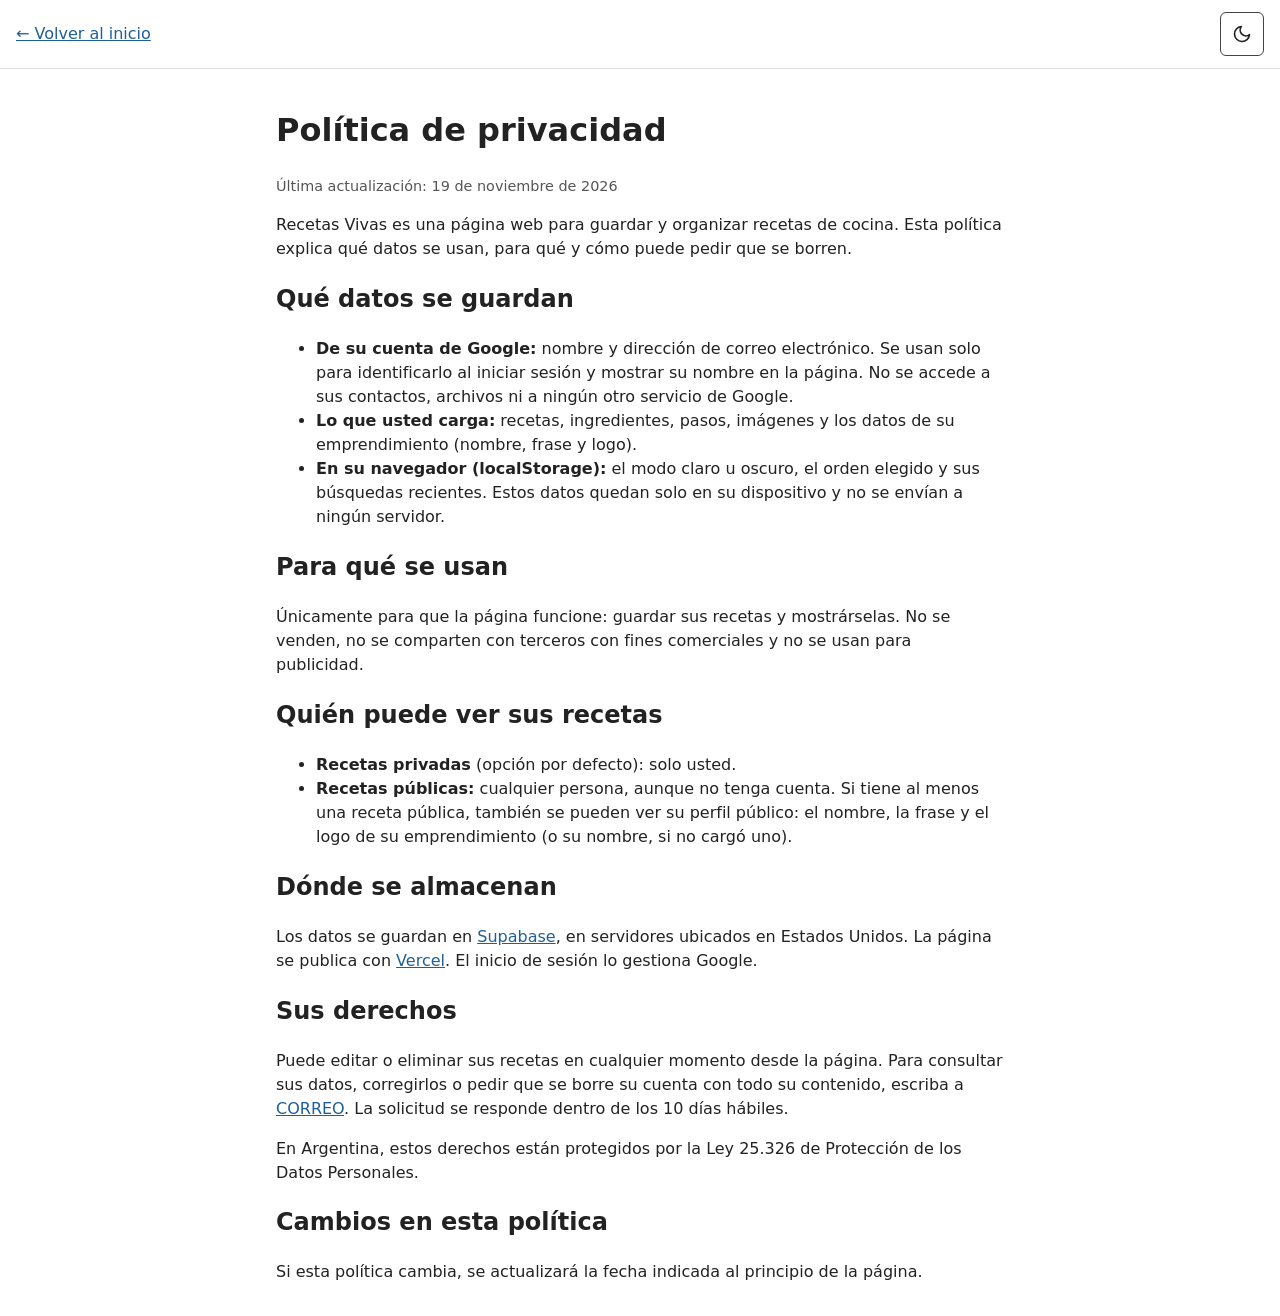
<file: privacidad.html>
<!DOCTYPE html>
<html lang="es">
<head>
  <meta charset="UTF-8">
  <meta name="viewport" content="width=device-width, initial-scale=1.0">
  <title>Recetas Vivas · Política de privacidad</title>
  <link rel="stylesheet" href="css/styles.css">

  <!-- solo el modo oscuro: esta pagina no necesita supabase -->
  <script src="js/preferencias.js" defer></script>
  <script src="js/tema.js" defer></script>
</head>
<body>
  <header>
    <a href="index.html">← Volver al inicio</a>
    <button id="btn-tema" class="boton-icono" type="button" aria-label="Modo oscuro" aria-pressed="false" title="Modo oscuro">
      <svg class="icono-luna" width="20" height="20" viewBox="0 0 24 24" fill="none" stroke="currentColor" stroke-width="2" stroke-linecap="round" stroke-linejoin="round" aria-hidden="true"><path d="M21 12.8A9 9 0 1 1 11.2 3a7 7 0 0 0 9.8 9.8z"/></svg>
      <svg class="icono-sol" width="20" height="20" viewBox="0 0 24 24" fill="none" stroke="currentColor" stroke-width="2" stroke-linecap="round" stroke-linejoin="round" aria-hidden="true"><circle cx="12" cy="12" r="4"/><path d="M12 2v2M12 20v2M4.9 4.9l1.4 1.4M17.7 17.7l1.4 1.4M2 12h2M20 12h2M4.9 19.1l1.4-1.4M17.7 6.3l1.4-1.4"/></svg>
    </button>
  </header>

  <main>
    <h1>Política de privacidad</h1>
    <p class="texto-ayuda">Última actualización: 19 de noviembre de 2026</p>

    <p>
      Recetas Vivas es una página web para guardar y organizar recetas de cocina.
      Esta política explica qué datos se usan, para qué y cómo puede pedir que se borren.
    </p>

    <h2>Qué datos se guardan</h2>
    <ul>
      <li><strong>De su cuenta de Google:</strong> nombre y dirección de correo electrónico. Se usan solo para identificarlo al iniciar sesión y mostrar su nombre en la página. No se accede a sus contactos, archivos ni a ningún otro servicio de Google.</li>
      <li><strong>Lo que usted carga:</strong> recetas, ingredientes, pasos, imágenes y los datos de su emprendimiento (nombre, frase y logo).</li>
      <li><strong>En su navegador (localStorage):</strong> el modo claro u oscuro, el orden elegido y sus búsquedas recientes. Estos datos quedan solo en su dispositivo y no se envían a ningún servidor.</li>
    </ul>

    <h2>Para qué se usan</h2>
    <p>
      Únicamente para que la página funcione: guardar sus recetas y mostrárselas.
      No se venden, no se comparten con terceros con fines comerciales y no se usan para publicidad.
    </p>

    <h2>Quién puede ver sus recetas</h2>
    <ul>
      <li><strong>Recetas privadas</strong> (opción por defecto): solo usted.</li>
      <li><strong>Recetas públicas:</strong> cualquier persona, aunque no tenga cuenta. Si tiene al menos una receta pública, también se pueden ver su perfil público: el nombre, la frase y el logo de su emprendimiento (o su nombre, si no cargó uno).</li>
    </ul>

    <h2>Dónde se almacenan</h2>
    <p>
      Los datos se guardan en <a href="https://supabase.com/privacy" target="_blank" rel="noopener">Supabase</a>,
      en servidores ubicados en Estados Unidos. La página se publica con
      <a href="https://vercel.com/legal/privacy-policy" target="_blank" rel="noopener">Vercel</a>.
      El inicio de sesión lo gestiona Google.
    </p>

    <h2>Sus derechos</h2>
    <p>
      Puede editar o eliminar sus recetas en cualquier momento desde la página.
      Para consultar sus datos, corregirlos o pedir que se borre su cuenta con todo su contenido, escriba a
      <a href="mailto:CORREO">CORREO</a>. La solicitud se responde dentro de los 10 días hábiles.
    </p>
    <p>
      En Argentina, estos derechos están protegidos por la Ley 25.326 de Protección de los Datos Personales.
    </p>

    <h2>Cambios en esta política</h2>
    <p>
      Si esta política cambia, se actualizará la fecha indicada al principio de la página.
    </p>
  </main>
</body>
</html>
</file>
<file: css/styles.css>
* {
  box-sizing: border-box;
}

/* para que hidden oculte siempre, aunque la clase tenga display flex o grid */
[hidden] {
  display: none !important;
}

/* colores en variables, asi el modo oscuro solo cambia los valores */
:root {
  color-scheme: light;
  --color-fondo: #ffffff;
  --color-superficie: #ffffff;
  --color-superficie-suave: #f2f2f2;
  --color-texto: #222222;
  --color-texto-suave: #555555;
  --color-texto-tenue: #6b6b6b;
  --color-borde: #dddddd;
  --color-borde-campo: #bbbbbb;
  --color-borde-boton: #444444;
  --color-enlace: #1f5f99;
  --color-error: #b00020;
  --color-exito: #1b6e2e;
  --color-exito-fondo: #e3f4e6;
  --color-peligro-fondo: #fdf1f3;
  --color-peligro-borde: #f0b4bd;
  --sombra: rgba(0, 0, 0, 0.12);
}

/* modo oscuro (data-tema lo pone tema.js) */
[data-tema="oscuro"] {
  color-scheme: dark;
  --color-fondo: #16181b;
  --color-superficie: #1f2226;
  --color-superficie-suave: #2a2e33;
  --color-texto: #e8e8e6;
  --color-texto-suave: #b8b8b4;
  --color-texto-tenue: #9d9d98;
  --color-borde: #34383e;
  --color-borde-campo: #5a5f67;
  --color-borde-boton: #a0a09b;
  --color-enlace: #8cc4ff;
  --color-error: #ff8a9a;
  --color-exito: #7fd69a;
  --color-exito-fondo: #1d3a26;
  --color-peligro-fondo: #3a1d22;
  --color-peligro-borde: #7a3540;
  --sombra: rgba(0, 0, 0, 0.5);
}

body {
  margin: 0;
  font-family: system-ui, sans-serif;
  line-height: 1.5;
  color: var(--color-texto);
  background: var(--color-fondo);
}

a {
  color: var(--color-enlace);
}

/* ---- general ---- */
header {
  display: flex;
  justify-content: space-between;
  align-items: center;
  padding: 0.75rem 1rem;
  border-bottom: 1px solid var(--color-borde);
}

main {
  max-width: 760px;
  margin: 0 auto;
  padding: 1rem;
}

fieldset {
  border: 1px solid var(--color-borde);
  border-radius: 8px;
  margin-bottom: 1.25rem;
  padding: 1rem;
}

legend {
  font-weight: 600;
  padding: 0 0.25rem;
}

label {
  display: block;
  margin-top: 0.75rem;
}

input[type="text"],
input[type="number"],
textarea {
  width: 100%;
  padding: 0.5rem;
  font: inherit;
  color: inherit;
  background: var(--color-superficie);
  border: 1px solid var(--color-borde-campo);
  border-radius: 6px;
}

.opcion {
  display: flex;
  gap: 0.5rem;
  align-items: center;
}

.vista-previa {
  display: block;
  max-width: 240px;
  margin-top: 0.5rem;
  border-radius: 6px;
}

/* ---- formulario de receta ---- */
.fila-ingrediente {
  display: grid;
  grid-template-columns: 80px 100px 1fr 1fr auto;
  gap: 0.5rem;
  margin-bottom: 0.5rem;
}

.fila-paso {
  display: grid;
  grid-template-columns: 1fr auto;
  gap: 0.5rem;
  margin-bottom: 1rem;
}

.fila-paso textarea {
  grid-column: 1 / -1;
}

.paso-imagen-label {
  margin-top: 0;
  font-size: 0.9rem;
}

@media (max-width: 600px) {
  .fila-ingrediente {
    grid-template-columns: 1fr 1fr;
  }
  .fila-ingrediente .ing-nombre,
  .fila-ingrediente .ing-nota {
    grid-column: 1 / -1;
  }
}

button,
.boton {
  display: inline-block;
  padding: 0.5rem 1rem;
  font: inherit;
  border: 1px solid var(--color-borde-boton);
  border-radius: 6px;
  background: var(--color-superficie);
  color: inherit;
  text-decoration: none;
  cursor: pointer;
}

button:disabled {
  opacity: 0.6;
  cursor: wait;
}

.error {
  color: var(--color-error);
}

.exito {
  color: var(--color-exito);
}

/* ---- mis recetas ---- */
.encabezado-listado {
  display: flex;
  justify-content: space-between;
  align-items: center;
  gap: 1rem;
  flex-wrap: wrap;
}

.contenedor-buscador {
  position: relative;
  flex: 1 1 260px;
  min-width: 0;
}

#buscador {
  width: 100%;
  padding: 0.6rem;
  margin: 0;
  font: inherit;
  color: inherit;
  background: var(--color-superficie);
  border: 1px solid var(--color-borde-campo);
  border-radius: 6px;
}

/* se oculta pero los lectores de pantalla lo leen */
.oculto-visual {
  position: absolute;
  width: 1px;
  height: 1px;
  overflow: hidden;
  clip: rect(0 0 0 0);
  white-space: nowrap;
}

.estado {
  color: var(--color-texto-suave);
  text-align: center;
  margin: 2rem 0;
}

.grilla-recetas {
  display: grid;
  grid-template-columns: repeat(auto-fill, minmax(220px, 1fr));
  gap: 1rem;
}

.tarjeta-receta {
  display: flex;
  flex-direction: column;
  border: 1px solid var(--color-borde);
  border-radius: 8px;
  overflow: hidden;
  color: inherit;
  text-decoration: none;
  transition: box-shadow 0.2s;
}

.tarjeta-receta:hover,
.tarjeta-receta:focus-visible {
  box-shadow: 0 4px 12px var(--sombra);
}

.tarjeta-receta img,
.sin-imagen {
  width: 100%;
  height: 160px;
  object-fit: cover;
}

.sin-imagen {
  display: flex;
  align-items: center;
  justify-content: center;
  background: var(--color-superficie-suave);
  color: var(--color-texto-tenue);
  font-size: 0.9rem;
}

.cuerpo-tarjeta {
  padding: 0.75rem;
}

.cuerpo-tarjeta h2 {
  font-size: 1.1rem;
  margin: 0.4rem 0 0.25rem;
}

.cuerpo-tarjeta p {
  margin: 0;
  color: var(--color-texto-suave);
  font-size: 0.9rem;
  display: -webkit-box;
  -webkit-line-clamp: 2;
  -webkit-box-orient: vertical;
  overflow: hidden;
}

.etiqueta {
  display: inline-block;
  padding: 0.1rem 0.5rem;
  border-radius: 999px;
  font-size: 0.75rem;
  font-weight: 600;
}

.etiqueta.publica {
  background: var(--color-exito-fondo);
  color: var(--color-exito);
}

.etiqueta.privada {
  background: var(--color-superficie-suave);
  color: var(--color-texto-suave);
}

/* ---- detalle de receta ---- */
.encabezado-receta {
  display: grid;
  grid-template-columns: 280px 1fr;
  gap: 1.25rem;
  align-items: start;
  margin-bottom: 1.5rem;
}

.imagen-principal,
.encabezado-receta .sin-imagen {
  width: 100%;
  aspect-ratio: 1 / 1;
  height: auto;
  object-fit: cover;
  border-radius: 8px;
}

.info-receta h1 {
  margin: 0.4rem 0 0.5rem;
  line-height: 1.2;
}

.info-receta p {
  margin: 0;
  color: var(--color-texto-suave);
  white-space: pre-line;
}

.seccion-receta {
  border-top: 1px solid var(--color-borde);
  padding-top: 1rem;
  margin-bottom: 1.5rem;
}

.seccion-receta h2 {
  margin-top: 0;
  font-size: 1.25rem;
}

.lista-ingredientes {
  list-style: none;
  padding: 0;
  margin: 0;
}

.lista-ingredientes li {
  padding: 0.4rem 0;
  border-bottom: 1px dashed var(--color-borde);
}

.ing-cantidad {
  font-weight: 600;
  margin-right: 0.35rem;
}

.ing-nota {
  color: var(--color-texto-tenue);
  font-style: italic;
}

.lista-pasos {
  padding-left: 1.25rem;
  margin: 0;
}

.lista-pasos li {
  margin-bottom: 1.25rem;
  padding-left: 0.25rem;
}

.lista-pasos li::marker {
  font-weight: 700;
}

.lista-pasos p {
  margin: 0 0 0.5rem;
  white-space: pre-line;
}

.imagen-paso {
  display: block;
  max-width: 100%;
  width: 360px;
  border-radius: 6px;
}

@media (max-width: 600px) {
  .encabezado-receta {
    grid-template-columns: 1fr;
  }
}

/* ---- historial de busquedas ---- */
/* absolute para que quede arriba de las tarjetas y no las empuje */
.historial-busquedas {
  position: absolute;
  top: 100%;
  left: 0;
  right: 0;
  z-index: 10;
  margin: 0.25rem 0 0;
  padding: 0.25rem 0;
  list-style: none;
  background: var(--color-superficie);
  border: 1px solid var(--color-borde-campo);
  border-radius: 6px;
  box-shadow: 0 4px 12px var(--sombra);
}

.titulo-historial {
  padding: 0.25rem 0.75rem;
  font-size: 0.8rem;
  color: var(--color-texto-tenue);
}

.opcion-historial,
.borrar-historial {
  display: block;
  width: 100%;
  padding: 0.45rem 0.75rem;
  border: none;
  border-radius: 0;
  background: none;
  text-align: left;
}

.opcion-historial:hover,
.opcion-historial:focus-visible {
  background: var(--color-superficie-suave);
}

.borrar-historial {
  font-size: 0.85rem;
  color: var(--color-error);
  border-top: 1px solid var(--color-borde);
}

/* ---- eliminar receta ---- */
.acciones-receta {
  display: flex;
  flex-wrap: wrap;
  gap: 0.5rem;
  margin-top: 1rem;
}

.boton-peligro {
  border-color: var(--color-error);
  color: var(--color-error);
}

/* rojo fijo en los dos temas para que el texto blanco se lea */
.boton-peligro.relleno {
  background: #b00020;
  border-color: #b00020;
  color: #fff;
}

.confirmacion {
  margin-top: 1rem;
  padding: 1rem;
  border: 1px solid var(--color-peligro-borde);
  border-radius: 8px;
  background: var(--color-peligro-fondo);
}

.confirmacion p {
  margin: 0 0 0.5rem;
}

/* ---- editar receta ---- */
.imagen-actual {
  margin-top: 0.75rem;
}

.fila-paso .imagen-actual {
  grid-column: 1 / -1;
  margin-top: 0;
}

.miniatura {
  display: block;
  max-width: 160px;
  border-radius: 6px;
}

.imagen-actual .opcion {
  margin-top: 0.25rem;
}

.texto-ayuda {
  margin: 0 0 0.25rem;
  font-size: 0.9rem;
  color: var(--color-texto-suave);
}

.acciones-formulario {
  display: flex;
  gap: 0.5rem;
  align-items: center;
}

/* ---- encabezado, modo oscuro y orden ---- */
.acciones-encabezado {
  display: flex;
  align-items: center;
  gap: 0.5rem;
}

.encabezado-inicio {
  justify-content: flex-end;
  border-bottom: none;
}

/* 44px para que sea comodo con el dedo */
.boton-icono {
  width: 44px;
  height: 44px;
  padding: 0;
  display: inline-flex;
  align-items: center;
  justify-content: center;
}

.icono-sol {
  display: none;
}

[data-tema="oscuro"] .icono-sol {
  display: inline;
}

[data-tema="oscuro"] .icono-luna {
  display: none;
}

.barra-herramientas {
  display: flex;
  flex-wrap: wrap;
  gap: 0.75rem;
  align-items: center;
  margin: 1rem 0;
}

.control-orden {
  display: flex;
  align-items: center;
  gap: 0.5rem;
  margin: 0;
  color: var(--color-texto-suave);
}

.control-orden select {
  padding: 0.55rem;
  font: inherit;
  color: var(--color-texto);
  background: var(--color-superficie);
  border: 1px solid var(--color-borde-campo);
  border-radius: 6px;
}

/* ---- portada del emprendimiento ---- */
.portada {
  display: flex;
  flex-wrap: wrap;
  align-items: center;
  gap: 1.25rem;
  padding: 1.25rem;
  margin-bottom: 1.25rem;
  border: 1px solid var(--color-borde);
  border-radius: 12px;
  background: var(--color-superficie-suave);
}

.portada-logo {
  width: 112px;
  height: 112px;
  flex-shrink: 0;
  display: flex;
  align-items: center;
  justify-content: center;
  border-radius: 50%;
  background: var(--color-superficie);
  border: 1px solid var(--color-borde);
  font-size: 2.5rem;
  font-weight: 700;
  color: var(--color-texto-tenue);
  overflow: hidden;
}

.acciones-portada {
  display: flex;
  flex-wrap: wrap;
  gap: 0.5rem;
}

/* cover: llena el circulo sin deformar la imagen */
.portada-logo img {
  width: 100%;
  height: 100%;
  object-fit: cover;
}

.portada-texto {
  flex: 1 1 220px;
  min-width: 0;
}

.portada-nombre {
  margin: 0 0 0.25rem;
  font-size: 1.6rem;
  font-weight: 700;
  line-height: 1.2;
}

.portada-frase {
  margin: 0;
  color: var(--color-texto-suave);
}

.logo-vista {
  display: block;
  width: 112px;
  height: 112px;
  margin: 0.75rem 0 0.25rem;
  object-fit: cover;
  border-radius: 50%;
}

@media (max-width: 600px) {
  .portada {
    padding: 1rem;
    gap: 1rem;
  }
  .portada-logo {
    width: 72px;
    height: 72px;
    font-size: 1.75rem;
  }
  .portada-nombre {
    font-size: 1.2rem;
  }
}

/* ---- editor del logo ---- */
/* touch-action none para que en el celu no se mueva la pagina al arrastrar */
.lienzo-logo {
  width: 200px;
  height: 200px;
  cursor: grab;
  touch-action: none;
  border: 1px solid var(--color-borde);
}

.lienzo-logo:active {
  cursor: grabbing;
}

.editor-logo input[type="range"] {
  display: block;
  width: 200px;
}
</file>
